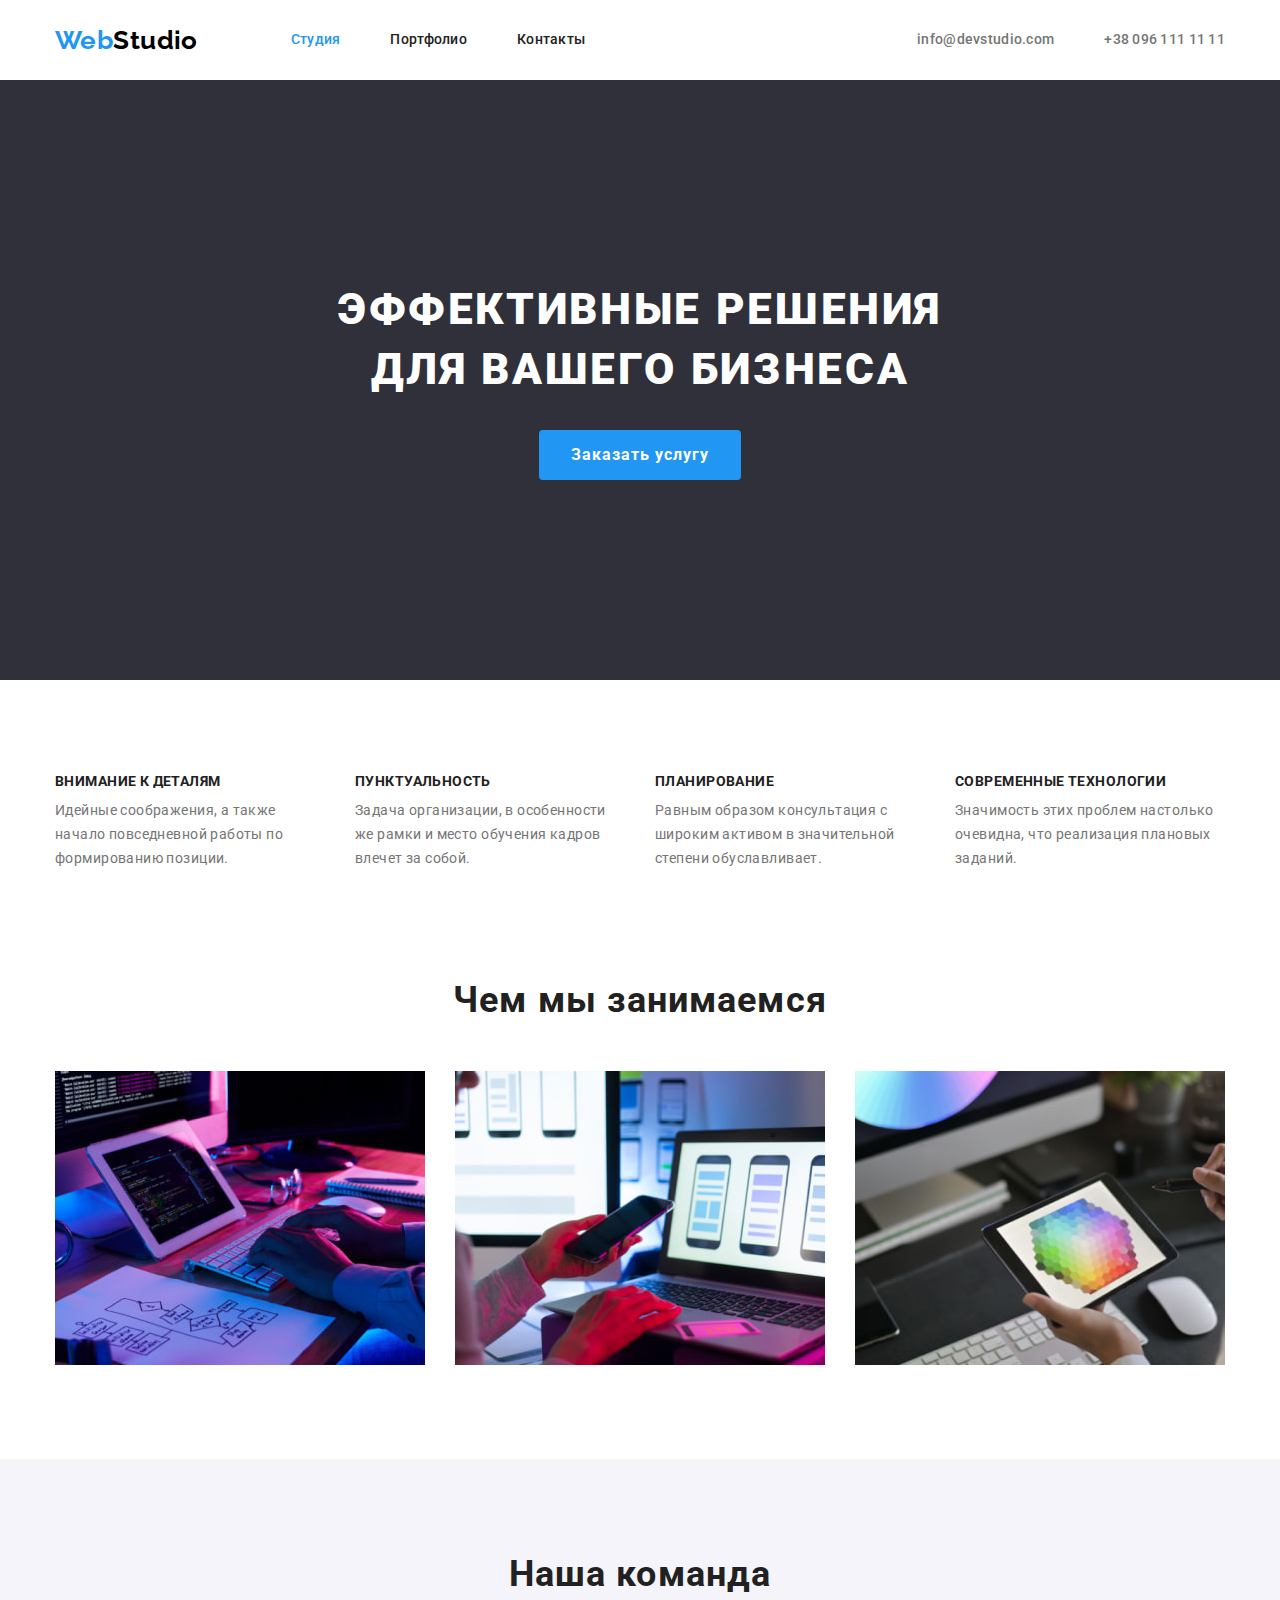
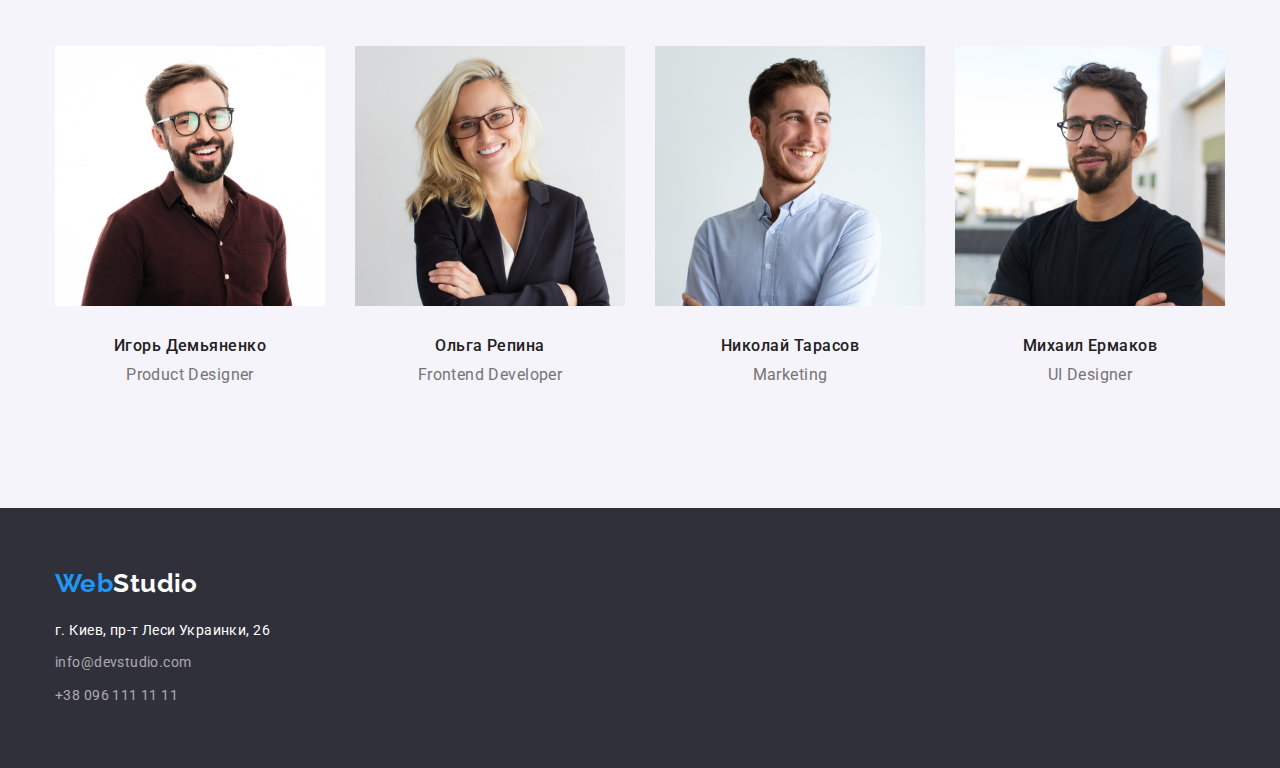
<file: index.html>
<!DOCTYPE html>
<html lang="ru">
  <head>
    <meta charset="UTF-8" />
    <meta http-equiv="X-UA-Compatible" content="IE=edge" />
    <meta name="viewport" content="width=device-width, initial-scale=1.0" />
    <title>Web Studio</title>
    <link
      href="https://fonts.googleapis.com/css2?family=Raleway:wght@700&family=Roboto:wght@400;500;700;900&display=swap"
      rel="stylesheet"
    />
    <link rel="stylesheet" href="https://cdnjs.cloudflare.com/ajax/libs/modern-normalize/1.0.0/modern-normalize.min.css" />
    <link rel="preconnect" href="https://fonts.gstatic.com" />
    <link rel="stylesheet" href="./css/style.css" />
  </head>
  <body>
    <header class="header">
      <div class="container header-container">
        <nav class="header-nav">
          <a class="logo logo-header" href="./"><span class="logo-text">Web</span>Studio</a>
          <ul class="header-items list">
            <li class="item"><a class="link current" href="./">Студия</a></li>
            <li class="item"><a class="link" href="./portfolio.html">Портфолио</a></li>
            <li class="item"><a class="link" href="">Контакты</a></li>
          </ul>
        </nav>

        <ul class="header-contacts list">
          <li class="item"><a class="link" href="mailto:info@devstudio.com">info@devstudio.com</a></li>
          <li class="item"><a class="link" href="tel:+380961111111">+38 096 111 11 11</a></li>
        </ul>
      </div>
    </header>

    <main>
      <!-- Герой -->
      <section class="section hero">
        <div class="container hero-contants">
          <h1 class="hero-title">Эффективные решения для вашего бизнеса</h1>
          <button class="hero-btn" type="button">Заказать услугу</button>
        </div>
      </section>

      <!-- Наши преимущества -->
      <section class="section advantages">
        <div class="container">
          <h2 class="title visually-hidden">Наши преимущества</h2>
          <ul class="advantages-items list">
            <li class="item">
              <h3 class="advantage-title">Внимание к деталям</h3>
              <p>Идейные соображения, а также начало повседневной работы по формированию позиции.</p>
            </li>
            <li class="item">
              <h3 class="advantage-title">Пунктуальность</h3>
              <p>Задача организации, в особенности же рамки и место обучения кадров влечет за собой.</p>
            </li>
            <li class="item">
              <h3 class="advantage-title">Планирование</h3>
              <p>Равным образом консультация с широким активом в значительной степени обуславливает.</p>
            </li>
            <li class="item">
              <h3 class="advantage-title">Современные технологии</h3>
              <p>Значимость этих проблем настолько очевидна, что реализация плановых заданий.</p>
            </li>
          </ul>
        </div>
      </section>

      <!-- Чем мы занимаемся -->
      <section class="section services">
        <div class="container">
          <h2 class="title">Чем мы занимаемся</h2>
          <ul class="services-items list">
            <li class="item"><img src="./images/what_are_we_doing/img_1.jpg" alt="Семантика сайтов" width="370" height="294" /></li>
            <li class="item">
              <img src="./images/what_are_we_doing/img_2.jpg" alt="Адаптивная верстка веб-приложений" width="370" height="294" />
            </li>
            <li class="item">
              <img src="./images/what_are_we_doing/img_3.jpg" alt="Подбор цветовой палитры" width="370" height="294" />
            </li>
          </ul>
        </div>
      </section>

      <!-- Наша команда -->
      <section class="section team">
        <div class="container">
          <h2 class="title">Наша команда</h2>
          <ul class="team-items list">
            <li class="item">
              <img class="team-img" src="./images/team/igor_demyanenko.jpg" alt="Игорь Демьяненко" width="270" height="260" />
              <div class="team-info">
                <h3 class="team-member">Игорь Демьяненко</h3>
                <p class="team-text" lang="en">Product Designer</p>
              </div>
            </li>
            <li class="item">
              <img class="team-img" src="./images/team/olga_repina.jpg" alt="Ольга Репина" width="270" height="260" />
              <div class="team-info">
                <h3 class="team-member">Ольга Репина</h3>
                <p class="team-text" lang="en">Frontend Developer</p>
              </div>
            </li>
            <li class="item">
              <img class="team-img" src="./images/team/nikolay_tarasov.jpg" alt="Николай Тарасов" width="270" height="260" />
              <div class="team-info">
                <h3 class="team-member">Николай Тарасов</h3>
                <p class="team-text" lang="en">Marketing</p>
              </div>
            </li>
            <li class="item">
              <img class="team-img" src="./images/team/mikhail_yermakov.jpg" alt="Михаил Ермаков" width="270" height="260" />
              <div class="team-info">
                <h3 class="team-member">Михаил Ермаков</h3>
                <p class="team-text" lang="en">UI Designer</p>
              </div>
            </li>
          </ul>
        </div>
      </section>
    </main>

    <footer class="footer">
      <div class="container footer-container">
        <a class="logo logo-footer" href="./"><span class="logo-text">Web</span>Studio</a>
        <address class="footer-address">
          <p class="address-text">г. Киев, пр-т Леси Украинки, 26</p>
        </address>
        <ul class="footer-contacts list">
          <li class="item"><a class="link" href="mailto:info@devstudio.com">info@devstudio.com</a></li>
          <li class="item"><a class="link" href="tel:+380961111111">+38 096 111 11 11</a></li>
        </ul>
      </div>
    </footer>
  </body>
</html>
</file>
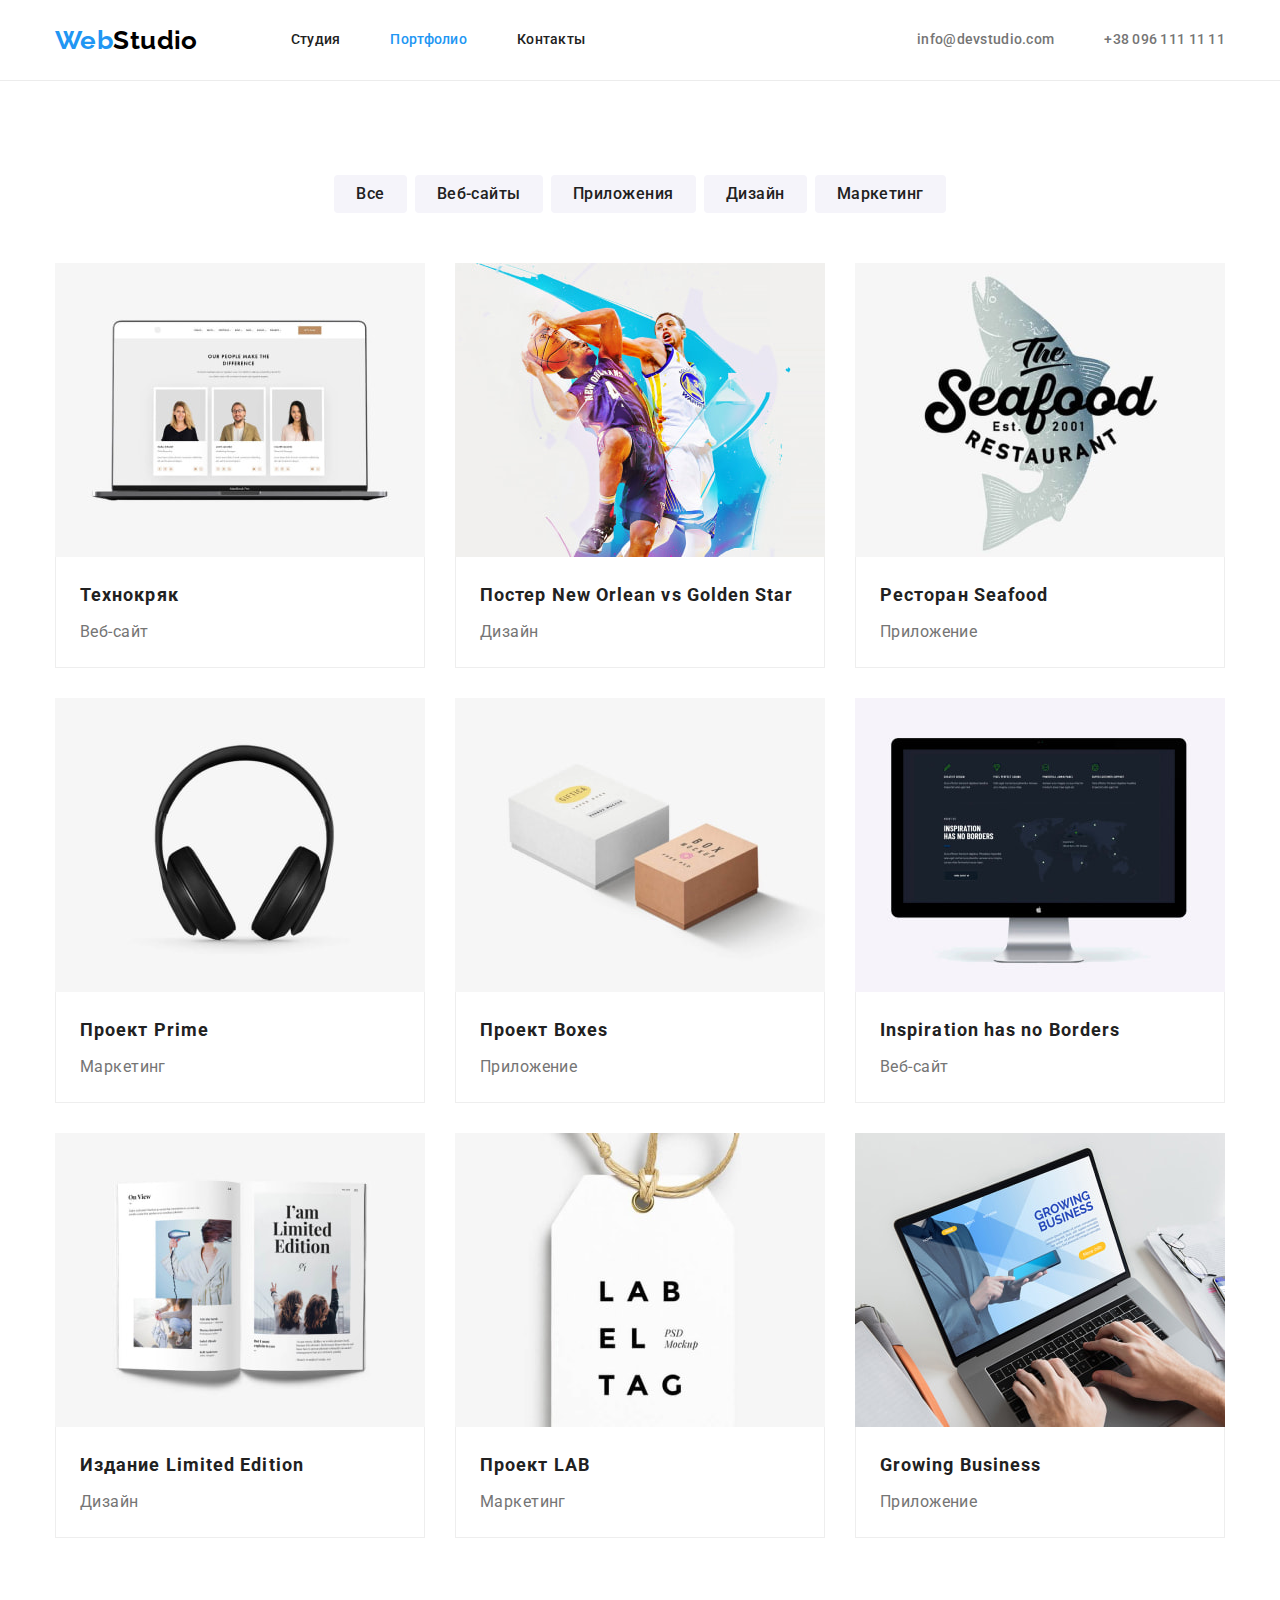
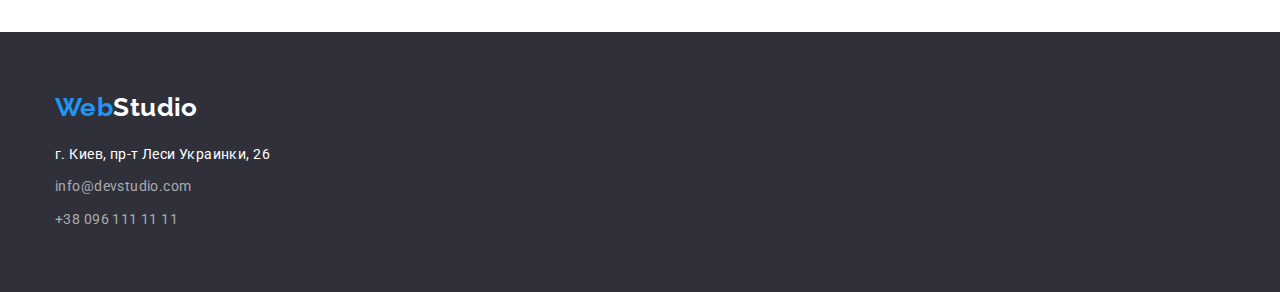
<file: portfolio.html>
<!DOCTYPE html>
<html lang="ru">
  <head>
    <meta charset="UTF-8" />
    <meta http-equiv="X-UA-Compatible" content="IE=edge" />
    <meta name="viewport" content="width=device-width, initial-scale=1.0" />
    <title>Портфолио</title>
    <link
      href="https://fonts.googleapis.com/css2?family=Raleway:wght@700&family=Roboto:wght@400;500;700;900&display=swap"
      rel="stylesheet"
    />
    <link rel="stylesheet" href="https://cdnjs.cloudflare.com/ajax/libs/modern-normalize/1.0.0/modern-normalize.min.css" />
    <link rel="preconnect" href="https://fonts.gstatic.com" />
    <link rel="stylesheet" href="./css/style.css" />
  </head>
  <body>
    <header class="header header-border">
      <div class="container header-container">
        <nav class="header-nav">
          <a class="logo logo-header" href="./"><span class="logo-text">Web</span>Studio</a>
          <ul class="header-items list">
            <li class="item"><a class="link" href="./">Студия</a></li>
            <li class="item"><a class="link current" href="./portfolio.html">Портфолио</a></li>
            <li class="item"><a class="link" href="">Контакты</a></li>
          </ul>
        </nav>

        <ul class="header-contacts list">
          <li class="item"><a class="link" href="mailto:info@devstudio.com">info@devstudio.com</a></li>
          <li class="item"><a class="link" href="tel:+380961111111">+38 096 111 11 11</a></li>
        </ul>
      </div>
    </header>

    <!-- Портфолио -->
    <main>
      <section class="section portfolio">
        <div class="container portfolio-container">
          <h1 class="title visually-hidden">Портфолио</h1>
          <ul class="portfolio-nav list">
            <li class="item"><button class="portfolio-btn" type="button">Все</button></li>
            <li class="item"><button class="portfolio-btn" type="button">Веб-сайты</button></li>
            <li class="item"><button class="portfolio-btn" type="button">Приложения</button></li>
            <li class="item"><button class="portfolio-btn" type="button">Дизайн</button></li>
            <li class="item"><button class="portfolio-btn" type="button">Маркетинг</button></li>
          </ul>

          <ul class="portfolio-items list">
            <li class="portfolio-item">
              <a class="link" href=""
                ><img class="portfolio-img" src="./images/portfolio/img-1.jpg" alt="Веб-сайт Технокряк" width="370" height="294" />
                <div class="portfolio-content">
                  <h2 class="portfolio-title">Технокряк</h2>
                  <p class="portfolio-text">Веб-сайт</p>
                </div>
              </a>
            </li>
            <li class="portfolio-item">
              <a class="link" href=""
                ><img
                  class="portfolio-img"
                  src="./images/portfolio/img-2.jpg"
                  alt="Постер New Orlean vs Golden Star"
                  width="370"
                  height="294"
                />
                <div class="portfolio-content">
                  <h2 class="portfolio-title">Постер New Orlean vs Golden Star</h2>
                  <p class="portfolio-text">Дизайн</p>
                </div>
              </a>
            </li>
            <li class="portfolio-item">
              <a class="link" href=""
                ><img
                  class="portfolio-img"
                  src="./images/portfolio/img-3.jpg"
                  alt="Логотип ресторана Seafood"
                  width="370"
                  height="294"
                />
                <div class="portfolio-content">
                  <h2 class="portfolio-title">Ресторан Seafood</h2>
                  <p class="portfolio-text">Приложение</p>
                </div>
              </a>
            </li>
            <li class="portfolio-item">
              <a class="link" href=""
                ><img class="portfolio-img" src="./images/portfolio/img-4.jpg" alt="Наушники" width="370" height="294" />
                <div class="portfolio-content">
                  <h2 class="portfolio-title">Проект Prime</h2>
                  <p class="portfolio-text">Маркетинг</p>
                </div>
              </a>
            </li>
            <li class="portfolio-item">
              <a class="link" href=""
                ><img class="portfolio-img" src="./images/portfolio/img-5.jpg" alt="Коробки" width="370" height="294" />
                <div class="portfolio-content">
                  <h2 class="portfolio-title">Проект Boxes</h2>
                  <p class="portfolio-text">Приложение</p>
                </div>
              </a>
            </li>
            <li class="portfolio-item">
              <a class="link" href=""
                ><img
                  class="portfolio-img"
                  src="./images/portfolio/img-6.jpg"
                  alt="Веб-сайт Inspiration has no Borders"
                  width="370"
                  height="294"
                />
                <div class="portfolio-content">
                  <h2 class="portfolio-title">Inspiration has no Borders</h2>
                  <p class="portfolio-text">Веб-сайт</p>
                </div>
              </a>
            </li>
            <li class="portfolio-item">
              <a class="link" href=""
                ><img class="portfolio-img" src="./images/portfolio/img-7.jpg" alt="Журнал" width="370" height="294" />
                <div class="portfolio-content">
                  <h2 class="portfolio-title">Издание Limited Edition</h2>
                  <p class="portfolio-text">Дизайн</p>
                </div>
              </a>
            </li>
            <li class="portfolio-item">
              <a class="link" href=""
                ><img class="portfolio-img" src="./images/portfolio/img-8.jpg" alt="Бирка" width="370" height="294" />
                <div class="portfolio-content">
                  <h2 class="portfolio-title">Проект LAB</h2>
                  <p class="portfolio-text">Маркетинг</p>
                </div>
              </a>
            </li>
            <li class="portfolio-item">
              <a class="link" href=""
                ><img
                  class="portfolio-img"
                  src="./images/portfolio/img-9.jpg"
                  alt="Веб-приложение на ноутбуке"
                  width="370"
                  height="294"
                />
                <div class="portfolio-content">
                  <h2 class="portfolio-title">Growing Business</h2>
                  <p class="portfolio-text">Приложение</p>
                </div>
              </a>
            </li>
          </ul>
        </div>
      </section>
    </main>
    <footer class="footer">
      <div class="container footer-container">
        <a class="logo logo-footer" href="./"><span class="logo-text">Web</span>Studio</a>
        <address class="footer-address">
          <p class="address-text">г. Киев, пр-т Леси Украинки, 26</p>
        </address>
        <ul class="footer-contacts list">
          <li class="item"><a class="link" href="mailto:info@devstudio.com">info@devstudio.com</a></li>
          <li class="item"><a class="link" href="tel:+380961111111">+38 096 111 11 11</a></li>
        </ul>
      </div>
    </footer>
  </body>
</html>
</file>
<file: css/style.css>
:root {
  --main-color: #757575;
  --second-color: #212121;
  --accent-color: #2196f3;
  --dark-color: #000000;
  --dark-bg-color: #2f303a;
  --light-bg-color: #f5f4fa;
  --light-text-color: #ffffff;
}

/* Глобальные стили */

html {
  box-sizing: border-box;
}

*,
*::after,
*::before {
  box-sizing: inherit;
}

body {
  font-family: 'Roboto', sans-serif;
  font-size: 14px;
  letter-spacing: 0.03em;
  color: var(--main-color);
}

h1,
h2,
h3,
h4,
h5,
h6,
p {
  margin-top: 0;
}

img {
  display: block;
  max-width: 100%;
  height: auto;
}

.container {
  width: 1200px;
  padding: 0 15px;
  margin: 0 auto;
}

.visually-hidden {
  position: absolute !important;
  clip: rect(1px 1px 1px 1px);
  clip: rect(1px, 1px, 1px, 1px);
  padding: 0 !important;
  border: 0 !important;
  height: 1px !important;
  width: 1px !important;
  overflow: hidden;
}

.section {
  padding: 94px 0;
}

.link {
  text-decoration: none;
  color: inherit;
}

.link:hover,
.link:focus {
  color: var(--accent-color);
}

.list {
  list-style: none;
  padding-left: 0;
  margin: 0;
}

.title {
  margin-bottom: 50px;

  font-weight: 700;
  font-size: 36px;
  line-height: 1.17;
  text-align: center;
  letter-spacing: 0.03em;
  color: var(--second-color);
}

.logo {
  font-family: 'Raleway', sans-serif;
  font-weight: 700;
  font-size: 26px;
  line-height: 1.19;
  text-decoration: none;
  color: var(--dark-color);
}

.hero,
.footer {
  background-color: var(--dark-bg-color);
}

/* Стили для index.html */

/* Шапка */

.header-container,
.header-nav {
  display: flex;
  align-items: center;
}

.logo-header {
  margin-right: 93px;
}

.logo-text {
  color: var(--accent-color);
}

.header-items,
.header-contacts {
  display: flex;
  align-items: center;
  font-weight: 500;
  line-height: 1.14;
  letter-spacing: 0.02em;
}

.header-items .item {
  margin-right: 50px;
}

.header-items .item:last-child {
  margin-right: 0;
}

.header-items .link,
.header-contacts .link {
  display: block;
  padding: 32px 0;
}

.header-items {
  color: var(--second-color);
}

.header-items .link.current {
  color: var(--accent-color);
}

.header-contacts {
  margin-left: auto;
}

.header-contacts .item:not(:last-child) {
  margin-right: 50px;
}

/* Герой */

.hero {
  padding: 200px 0;
}

.hero-contants {
  text-align: center;
}

.hero-title {
  margin-bottom: 30px;
  margin-left: auto;
  margin-right: auto;
  width: calc(100% / 12 * 7);

  font-weight: 900;
  font-size: 44px;
  line-height: 1.36;
  letter-spacing: 0.06em;
  text-transform: uppercase;
  color: var(--light-text-color);
}

.hero-btn {
  padding: 10px 32px;

  font-family: inherit;
  font-weight: 700;
  font-size: 16px;
  line-height: 1.87;
  text-align: center;
  letter-spacing: 0.06em;

  border: 0;
  border-radius: 4px;

  color: var(--light-text-color);
  background-color: var(--accent-color);
  cursor: pointer;
}

.hero-btn:hover,
.hero-btn:focus {
  background-color: #188ce8;
}

/* Наши преимущества */

.advantages {
  padding-bottom: 0;
}

.advantages-items {
  display: flex;
  line-height: 1.71;
}

.advantages-items .item:not(:last-child) {
  margin-right: 30px;
}

.advantages-items .item {
  min-width: 270px;
}

.advantage-title {
  margin-bottom: 10px;

  font-weight: 700;
  font-size: 14px;
  line-height: 1.14;
  letter-spacing: 0.03em;
  text-transform: uppercase;
  color: var(--second-color);
}

/* Чем мы занимаемся */

.services-items {
  display: flex;
}

.services-items .item:not(:last-child) {
  margin-right: 30px;
}

/* Наша команда */

.team {
  background-color: var(--light-bg-color);
}

.team-items {
  display: flex;

  font-size: 16px;
  line-height: 1.19;
  text-align: center;
}

.team-items .item:not(:last-child) {
  margin-right: 30px;
}

.team-info {
  padding: 30px 0;
}

.team-member {
  margin-bottom: 10px;

  font-weight: 500;
  font-size: 16px;
  line-height: 1.19;
  text-align: center;
  letter-spacing: 0.03em;
  color: var(--second-color);
}
.team-text {
  margin-bottom: 0;
}

/* Подвал */

.footer {
  padding-top: 60px;
  padding-bottom: 60px;
}

.logo-footer {
  display: block;
  margin-bottom: 20px;
  color: var(--light-text-color);
}

.footer-address {
  margin-bottom: 9px;
  font-style: normal;
  line-height: 1.71;
  color: var(--light-text-color);
}

.address-text {
  margin-bottom: 0;
}

.footer-contacts {
  line-height: 1.71;
  color: rgba(255, 255, 255, 0.6);
}

.footer-contacts .item:first-child {
  padding-bottom: 9px;
}

/* Cтили для portfolio.html */

.header-border {
  border-bottom: 1px solid #ececec;
}

/* Меню навигации */

.portfolio-nav {
  display: flex;
  justify-content: center;
}

.portfolio-nav .item:not(:last-child) {
  margin-right: 8px;
}

.portfolio-btn {
  padding: 6px 22px;

  font-family: inherit;
  font-weight: 500;
  font-size: 16px;
  line-height: 1.62;
  text-align: center;
  letter-spacing: 0.03em;

  border: 0;
  border-radius: 4px;

  color: var(--second-color);
  background-color: var(--light-bg-color);
}

.portfolio-btn:hover,
.portfolio-btn:focus {
  color: var(--light-text-color);
  background-color: var(--accent-color);
  cursor: pointer;
}

/* Карточки портфолио */

.portfolio-items {
  display: flex;
  flex-wrap: wrap;
  padding-top: 50px;
  margin-top: -30px;
  margin-left: -30px;
}

.portfolio-item {
  margin-top: 30px;
  margin-left: 30px;

  font-size: 16px;
  line-height: 1.87;
}

.portfolio-content {
  padding: 20px 24px;
  border: 1px solid #eeeeee;
  border-top: none;
}

.portfolio-title {
  margin-bottom: 4px;

  font-weight: 700;
  font-size: 18px;
  line-height: 2;
  letter-spacing: 0.06em;
  color: var(--second-color);
}

.portfolio-text {
  margin-bottom: 0;
}
</file>
